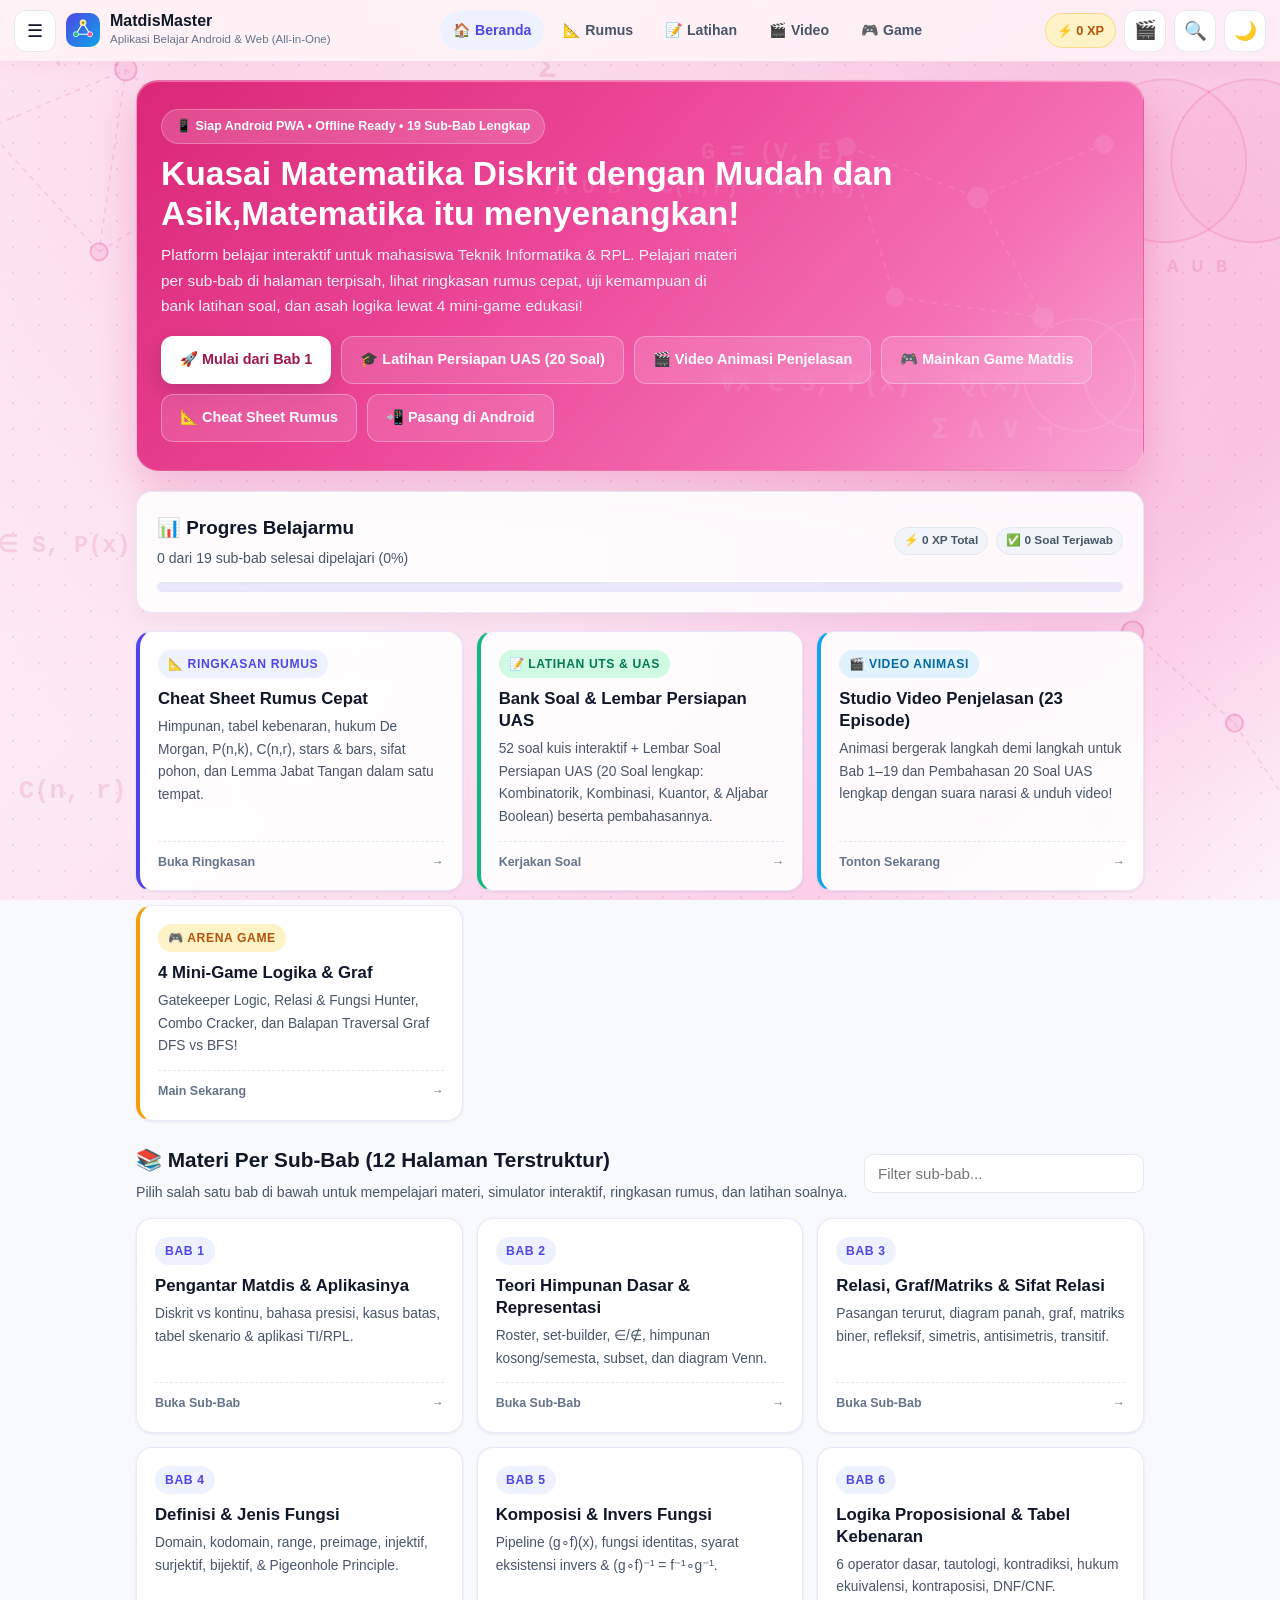
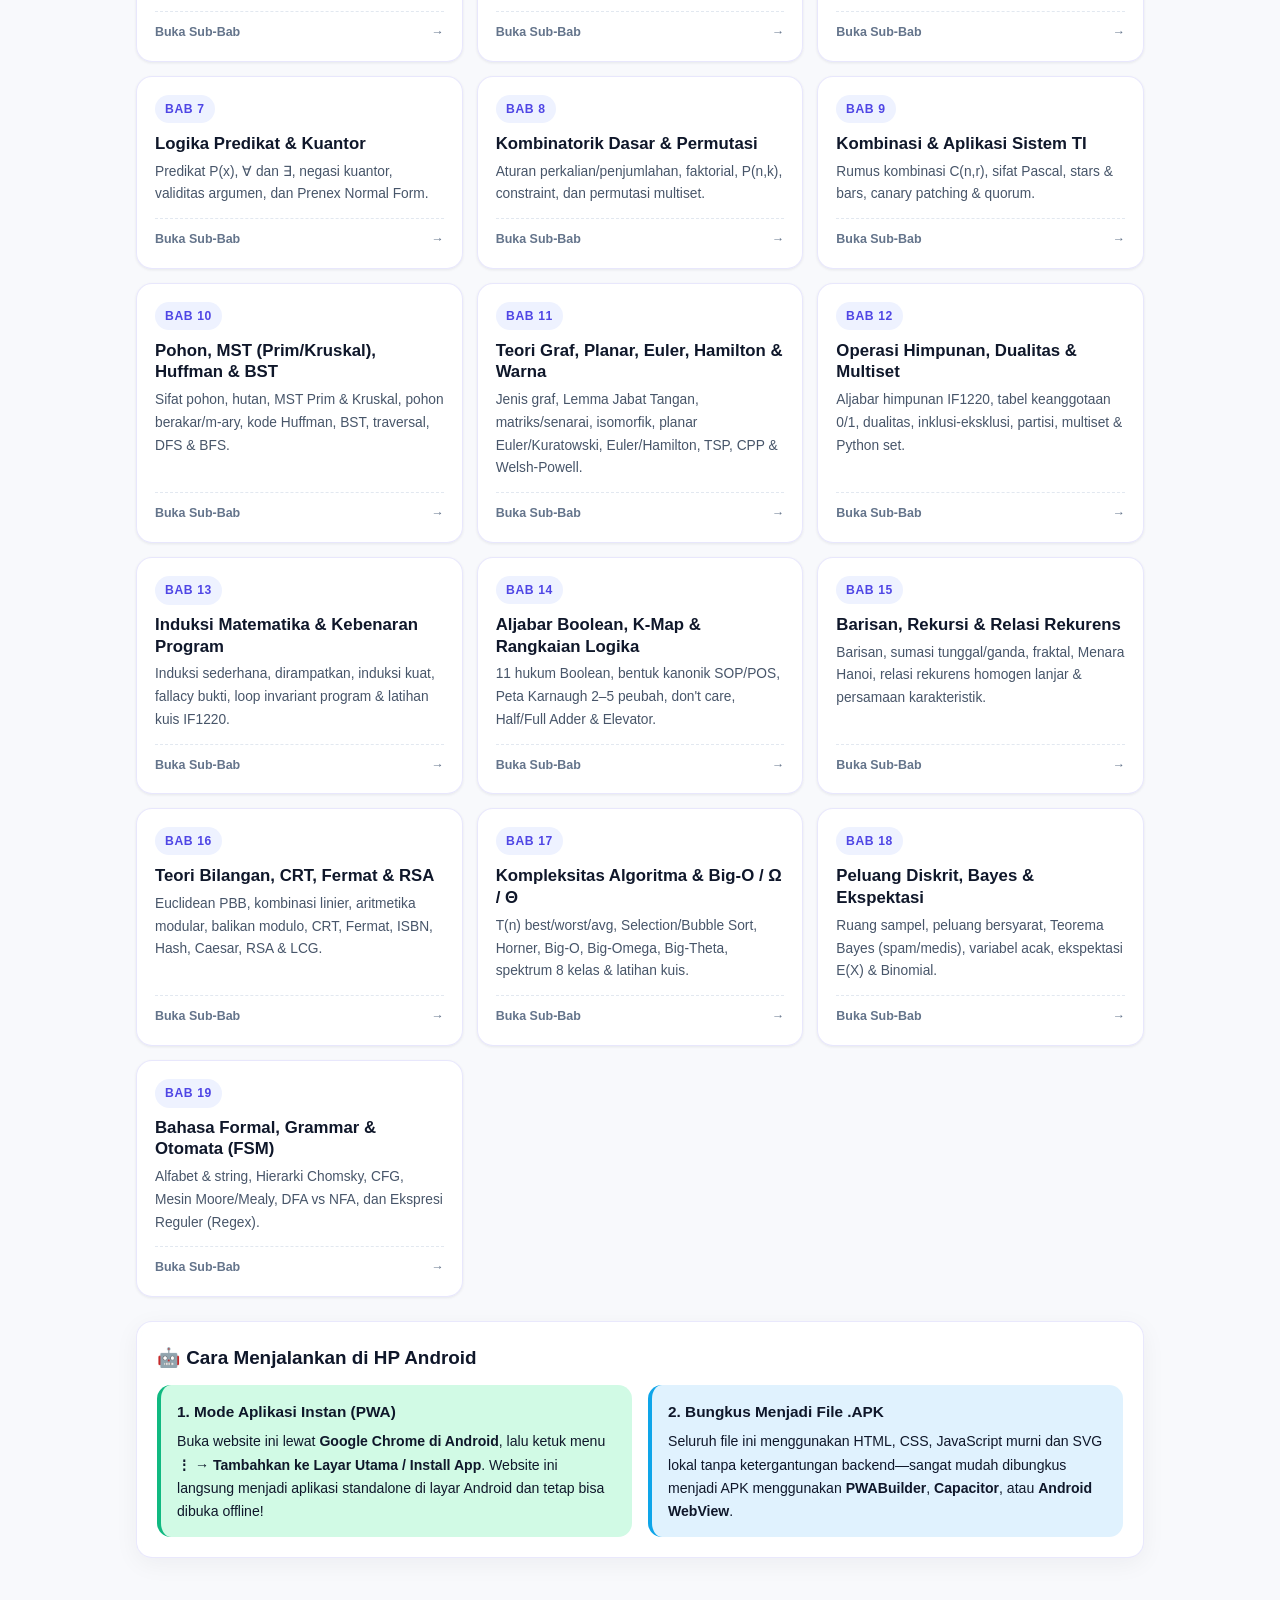
<file: index.html>
<!DOCTYPE html>
<html lang="id">
<head>
  <meta charset="UTF-8" />
  <meta name="viewport" content="width=device-width, initial-scale=1.0" />
  <title>MatdisMaster — Matematika Diskrit</title>
  <meta http-equiv="refresh" content="0; url=./Matematika%20Diskrit.html" />
  <script>
    window.location.replace('./Matematika%20Diskrit.html' + window.location.hash);
  </script>
  <style>
    body {
      font-family: system-ui, -apple-system, Segoe UI, Roboto, sans-serif;
      display: flex;
      min-height: 100vh;
      margin: 0;
      align-items: center;
      justify-content: center;
      background: linear-gradient(135deg, #fce7f3, #fbcfe8, #f5d0fe);
      color: #1e1b4b;
      text-align: center;
      padding: 24px;
    }
    a {
      display: inline-block;
      margin-top: 12px;
      padding: 10px 20px;
      border-radius: 999px;
      background: #4f46e5;
      color: #fff;
      text-decoration: none;
      font-weight: 700;
    }
  </style>
</head>
<body>
  <div>
    <h1>MatdisMaster — Matematika Diskrit</h1>
    <p>Mengalihkan ke aplikasi utama...</p>
    <a href="./Matematika%20Diskrit.html">Buka MatdisMaster</a>
  </div>
</body>
</html>
</file>
